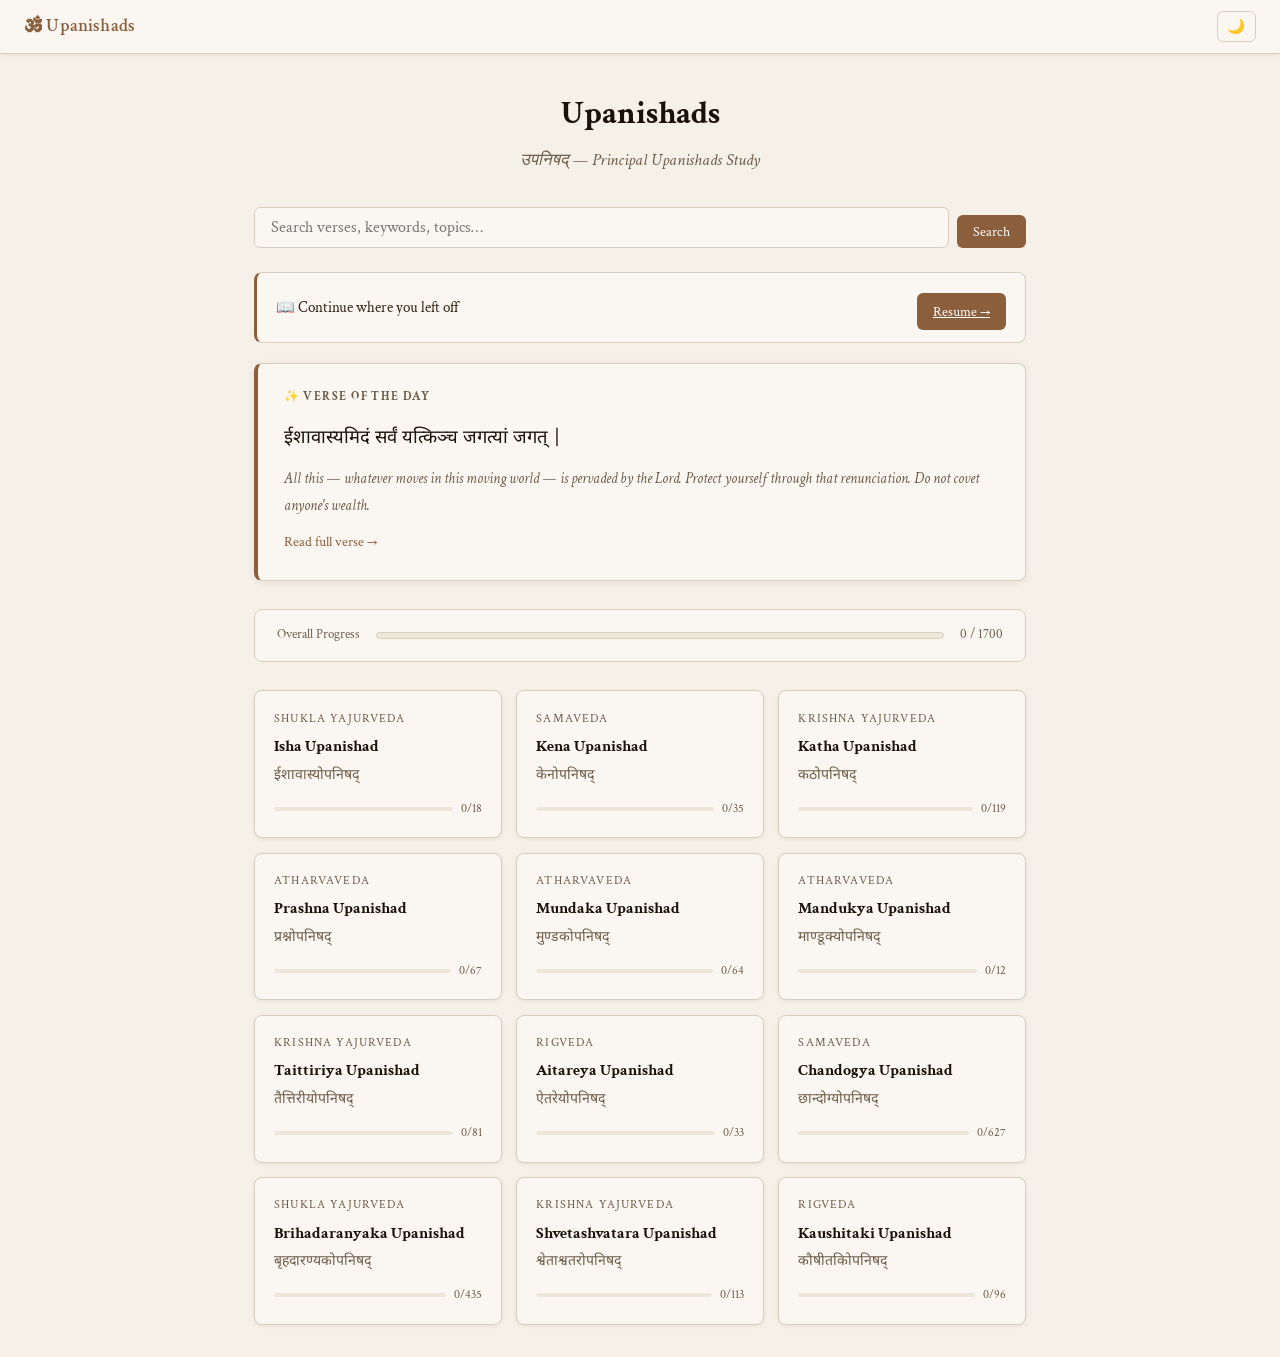
<file: index.html>
<!DOCTYPE html>
<html lang="en">
<head>
  <meta charset="UTF-8">
  <link rel="manifest" href="manifest.json">
  <meta name="viewport" content="width=device-width, initial-scale=1.0">
  <title>Upanishads — Personal Study</title>
  <link rel="preconnect" href="https://fonts.googleapis.com">
  <link href="https://fonts.googleapis.com/css2?family=Crimson+Text:ital,wght@0,400;0,600;1,400&family=Noto+Sans+Devanagari:wght@400;600&display=swap" rel="stylesheet">
  <link rel="stylesheet" href="css/style.css">
</head>
<body>
  <div id="reading-progress"></div>
  <header>
    <a href="index.html" class="site-title">🕉 Upanishads</a>
    <div class="header-controls">
      <button id="theme-toggle" class="btn-icon" title="Toggle theme">🌙</button>
    </div>
  </header>
  <main>
    <div class="page-title">
      <h1>Upanishads</h1>
      <p class="subtitle">उपनिषद् — Principal Upanishads Study</p>
    </div>

    <div class="search-bar">
      <input type="text" id="search-input" class="search-input" placeholder="Search verses, keywords, topics…">
      <button id="search-btn" class="notes-save-btn">Search</button>
    </div>
    <div id="search-results"></div>

    <div id="resume-banner" style="display:none;margin-bottom:1.2rem;padding:.75rem 1.2rem;background:var(--bg-card);border:1px solid var(--border);border-left:3px solid var(--saffron);border-radius:8px;display:flex;align-items:center;justify-content:space-between;gap:1rem">
      <span style="font-size:15px;color:var(--text-body)">📖 Continue where you left off</span>
      <a id="resume-link" href="#" class="notes-save-btn" style="white-space:nowrap">Resume →</a>
    </div>

    <div class="daily-shloka" id="daily-verse">
      <h2>✨ Verse of the Day</h2>
      <div class="sanskrit-text" id="daily-sanskrit">Loading…</div>
      <div class="translation" id="daily-translation"></div>
      <a id="daily-link" href="#">Read full verse →</a>
    </div>

    <div class="overall-progress">
      <span class="progress-label">Overall Progress</span>
      <div class="progress-bar-wrap">
        <div class="progress-bar-fill" id="overall-bar" style="width:0%"></div>
      </div>
      <span class="progress-label" id="overall-label">0 / 1479</span>
    </div>

    <div class="chapters-grid" id="upanishads-grid"></div>
  </main>

  <script type="module">
    import { initTheme, initFontScale, initControls, initReadingProgress, fetchUpanishad, getDailyVerseRef } from './js/main.js';
    import { getTotalRead, getUpanishadProgress, getLastVerse } from './js/storage.js';

    initTheme(); initFontScale(); initControls(); initReadingProgress();

    const UPANISHADS = [
      { id:'isha',           name:'Isha Upanishad',           skt:'ईशावास्योपनिषद्',      tradition:'Shukla Yajurveda', total:18 },
      { id:'kena',           name:'Kena Upanishad',           skt:'केनोपनिषद्',            tradition:'Samaveda',         total:35 },
      { id:'katha',          name:'Katha Upanishad',          skt:'कठोपनिषद्',             tradition:'Krishna Yajurveda',total:119 },
      { id:'prashna',        name:'Prashna Upanishad',        skt:'प्रश्नोपनिषद्',         tradition:'Atharvaveda',      total:67 },
      { id:'mundaka',        name:'Mundaka Upanishad',        skt:'मुण्डकोपनिषद्',         tradition:'Atharvaveda',      total:64 },
      { id:'mandukya',       name:'Mandukya Upanishad',       skt:'माण्डूक्योपनिषद्',      tradition:'Atharvaveda',      total:12 },
      { id:'taittiriya',     name:'Taittiriya Upanishad',     skt:'तैत्तिरीयोपनिषद्',      tradition:'Krishna Yajurveda',total:81 },
      { id:'aitareya',       name:'Aitareya Upanishad',       skt:'ऐतरेयोपनिषद्',          tradition:'Rigveda',          total:33 },
      { id:'chandogya',      name:'Chandogya Upanishad',      skt:'छान्दोग्योपनिषद्',       tradition:'Samaveda',         total:627 },
      { id:'brihadaranyaka', name:'Brihadaranyaka Upanishad', skt:'बृहदारण्यकोपनिषद्',     tradition:'Shukla Yajurveda', total:435 },
      { id:'shvetashvatara', name:'Shvetashvatara Upanishad', skt:'श्वेताश्वतरोपनिषद्',    tradition:'Krishna Yajurveda',total:113 },
      { id:'kaushitaki',     name:'Kaushitaki Upanishad',     skt:'कौषीतकिोपनिषद्',        tradition:'Rigveda',          total:96 },
    ];

    const TOTAL = UPANISHADS.reduce((s, u) => s + u.total, 0);

    // Overall progress
    const totalRead = getTotalRead();
    document.getElementById('overall-bar').style.width = (totalRead / TOTAL * 100) + '%';
    document.getElementById('overall-label').textContent = `${totalRead} / ${TOTAL}`;

    // Resume banner
    const last = getLastVerse();
    if (last) {
      const banner = document.getElementById('resume-banner');
      banner.style.display = 'flex';
      const u = UPANISHADS.find(x => x.id === last.uid);
      banner.querySelector('span').textContent = `📖 Resume — ${u ? u.name : last.uid}, Verse ${last.vn}`;
      document.getElementById('resume-link').href = `verse.html?u=${last.uid}&v=${last.vn}`;
    }

    // Grid
    const grid = document.getElementById('upanishads-grid');
    UPANISHADS.forEach(u => {
      const read = getUpanishadProgress(u.id, u.total);
      const pct = Math.round(read / u.total * 100);
      const card = document.createElement('a');
      card.href = `upanishad.html?u=${u.id}`;
      card.className = 'chapter-card';
      card.innerHTML = `
        <div class="chapter-num">${u.tradition}</div>
        <h3>${u.name}</h3>
        <div class="sanskrit-name">${u.skt}</div>
        <div class="ch-progress">
          <div class="ch-progress-bar"><div class="ch-progress-fill" style="width:${pct}%"></div></div>
          <span>${read}/${u.total}</span>
        </div>`;
      grid.appendChild(card);
    });

    // Daily verse
    const { uid, vn } = getDailyVerseRef(UPANISHADS);
    fetchUpanishad(uid).then(data => {
      const v = data.verses.find(x => x.verse_number === vn) || data.verses[0];
      document.getElementById('daily-sanskrit').textContent = v.sanskrit.split('\n')[0];
      document.getElementById('daily-translation').textContent = v.english_translation;
      document.getElementById('daily-link').href = `verse.html?u=${uid}&v=${v.verse_number}`;
    }).catch(() => {
      document.getElementById('daily-sanskrit').textContent = 'Data not yet loaded.';
    });

    // Search
    async function doSearch() {
      const q = document.getElementById('search-input').value.trim().toLowerCase();
      const container = document.getElementById('search-results');
      if (!q) { container.innerHTML = ''; return; }
      container.innerHTML = '<p style="color:var(--text-muted);padding:0.5rem 0">Searching…</p>';
      const results = [];
      for (const u of UPANISHADS) {
        try {
          const data = await fetchUpanishad(u.id);
          for (const v of data.verses) {
            if ((v.english_translation||'').toLowerCase().includes(q) ||
                (v.sanskrit||'').includes(q) ||
                (v.tags||[]).some(t => t.toLowerCase().includes(q))) {
              results.push({ ...v, upanishad_name: u.name });
              if (results.length >= 20) break;
            }
          }
        } catch {}
        if (results.length >= 20) break;
      }
      if (!results.length) { container.innerHTML = '<p style="color:var(--text-muted);padding:0.5rem 0">No results found.</p>'; return; }
      container.innerHTML = results.map(v => `
        <a href="verse.html?u=${v.upanishad}&v=${v.verse_number}" class="shloka-item" style="margin-bottom:0.5rem;display:flex">
          <span class="shloka-num">${v.upanishad_name} ${v.verse_number}</span>
          <span class="shloka-preview">${v.english_translation}</span>
        </a>`).join('');
    }
    document.getElementById('search-btn').addEventListener('click', doSearch);
    document.getElementById('search-input').addEventListener('keydown', e => { if (e.key === 'Enter') doSearch(); });
    document.getElementById('search-input').addEventListener('input', e => { if (!e.target.value.trim()) document.getElementById('search-results').innerHTML = ''; });
  </script>
  <script>if("serviceWorker"in navigator)navigator.serviceWorker.register("sw.js");</script>
</body>
</html>
</file>
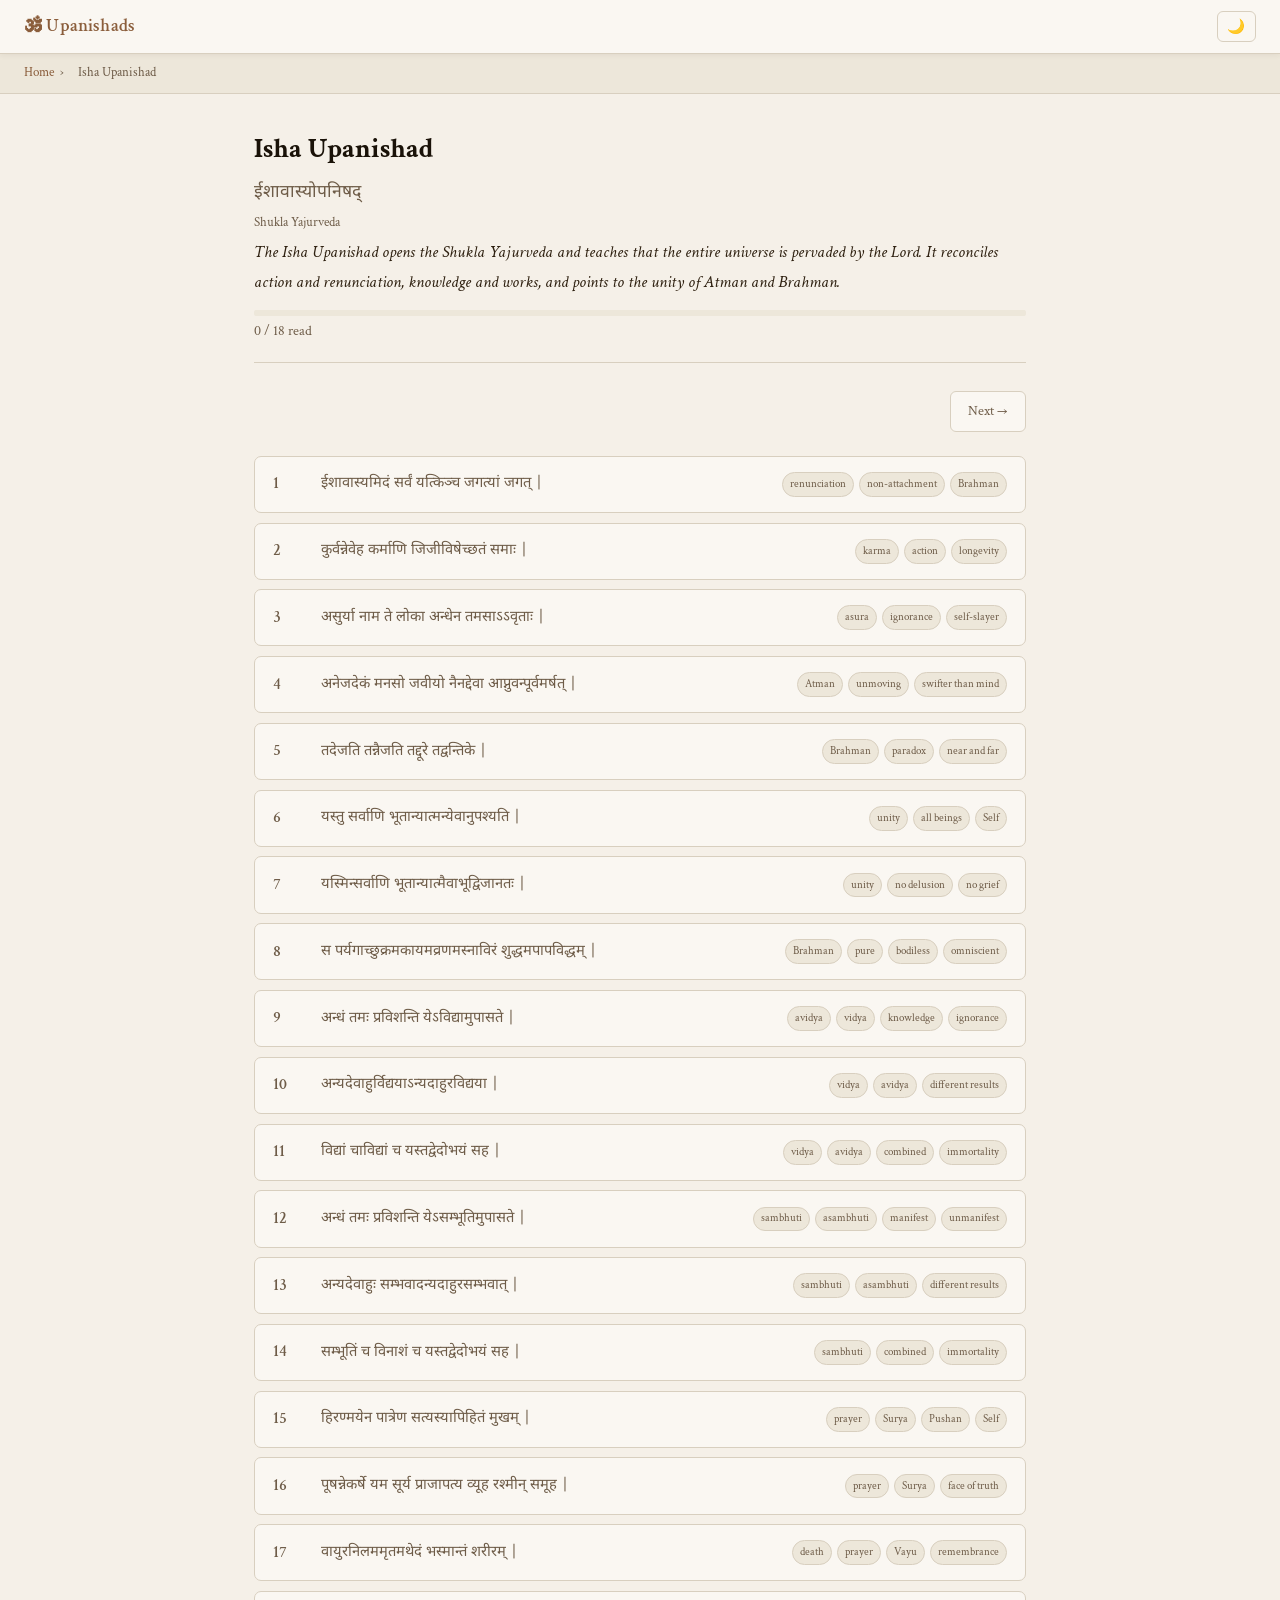
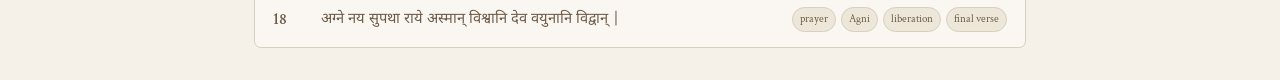
<file: upanishad.html>
<!DOCTYPE html>
<html lang="en">
<head>
  <meta charset="UTF-8">
  <link rel="manifest" href="manifest.json">
  <meta name="viewport" content="width=device-width, initial-scale=1.0">
  <title>Upanishad — Study</title>
  <link rel="preconnect" href="https://fonts.googleapis.com">
  <link href="https://fonts.googleapis.com/css2?family=Crimson+Text:ital,wght@0,400;0,600;1,400&family=Noto+Sans+Devanagari:wght@400;600&display=swap" rel="stylesheet">
  <link rel="stylesheet" href="css/style.css">
</head>
<body>
  <div id="reading-progress"></div>
  <header>
    <a href="index.html" class="site-title">🕉 Upanishads</a>
    <div class="header-controls">
      <button id="theme-toggle" class="btn-icon">🌙</button>
    </div>
  </header>
  <nav class="breadcrumb">
    <a href="index.html">Home</a><span>›</span>
    <span id="bc-upanishad">Upanishad</span>
  </nav>
  <main>
    <div class="chapter-header" id="upanishad-header">
      <div style="color:var(--text-muted)">Loading…</div>
    </div>
    <div class="shloka-nav" style="margin-top:0;margin-bottom:1.5rem;padding-top:0;border-top:none">
      <a id="prev-u" href="#" class="nav-btn">← Previous</a>
      <a id="next-u" href="#" class="nav-btn">Next →</a>
    </div>
    <div class="shloka-list" id="verse-list"></div>
  </main>

  <script type="module">
    import { initTheme, initFontScale, initControls, initReadingProgress, fetchUpanishad } from './js/main.js';
    import { isRead, getUpanishadProgress } from './js/storage.js';

    initTheme(); initFontScale(); initControls(); initReadingProgress();

    const ORDER = ['isha','kena','katha','prashna','mundaka','mandukya','taittiriya','aitareya','chandogya','brihadaranyaka','shvetashvatara','kaushitaki'];
    const params = new URLSearchParams(location.search);
    const uid = params.get('u') || 'isha';
    const idx = ORDER.indexOf(uid);

    const prevEl = document.getElementById('prev-u');
    const nextEl = document.getElementById('next-u');
    if (idx <= 0) prevEl.style.visibility = 'hidden';
    else prevEl.href = `upanishad.html?u=${ORDER[idx-1]}`;
    if (idx >= ORDER.length-1) nextEl.style.visibility = 'hidden';
    else nextEl.href = `upanishad.html?u=${ORDER[idx+1]}`;

    fetchUpanishad(uid).then(data => {
      document.title = `${data.name} — Upanishads`;
      document.getElementById('bc-upanishad').textContent = data.name;
      const read = getUpanishadProgress(uid, data.total_verses);
      document.getElementById('upanishad-header').innerHTML = `
        <h1>${data.name}</h1>
        <div class="sanskrit-title">${data.name_sanskrit}</div>
        <div style="font-size:0.82rem;color:var(--text-muted);margin:0.2rem 0">${data.tradition}</div>
        <p>${data.summary}</p>
        <div class="ch-progress" style="margin-top:0.75rem;gap:0.75rem">
          <div class="ch-progress-bar" style="height:6px">
            <div class="ch-progress-fill" style="width:${Math.round(read/data.total_verses*100)}%"></div>
          </div>
          <span style="font-size:0.85rem;color:var(--text-muted)">${read} / ${data.total_verses} read</span>
        </div>`;

      const list = document.getElementById('verse-list');
      data.verses.forEach(v => {
        const item = document.createElement('a');
        item.href = `verse.html?u=${uid}&v=${v.verse_number}`;
        item.className = 'shloka-item' + (isRead(uid, v.verse_number) ? ' read' : '');
        const tags = (v.tags||[]).map(t => `<span class="badge">${t}</span>`).join('');
        item.innerHTML = `
          <span class="shloka-num">${v.verse_number}</span>
          <span class="shloka-preview">${v.sanskrit.split('\n')[0]}</span>
          <span class="shloka-badges">${tags}</span>`;
        list.appendChild(item);
      });

      if (data.total_verses > data.verses.length) {
        list.insertAdjacentHTML('beforeend', `
          <div style="padding:1rem;color:var(--text-muted);font-style:italic;text-align:center;font-size:0.9rem">
            Showing ${data.verses.length} of ${data.total_verses} verses. Full data coming soon.
          </div>`);
      }
    }).catch(() => {
      document.getElementById('upanishad-header').innerHTML = `<p style="color:var(--text-muted)">Data not yet available.</p>`;
    });
  </script>
  <script>if("serviceWorker"in navigator)navigator.serviceWorker.register("sw.js");</script>
</body>
</html>
</file>
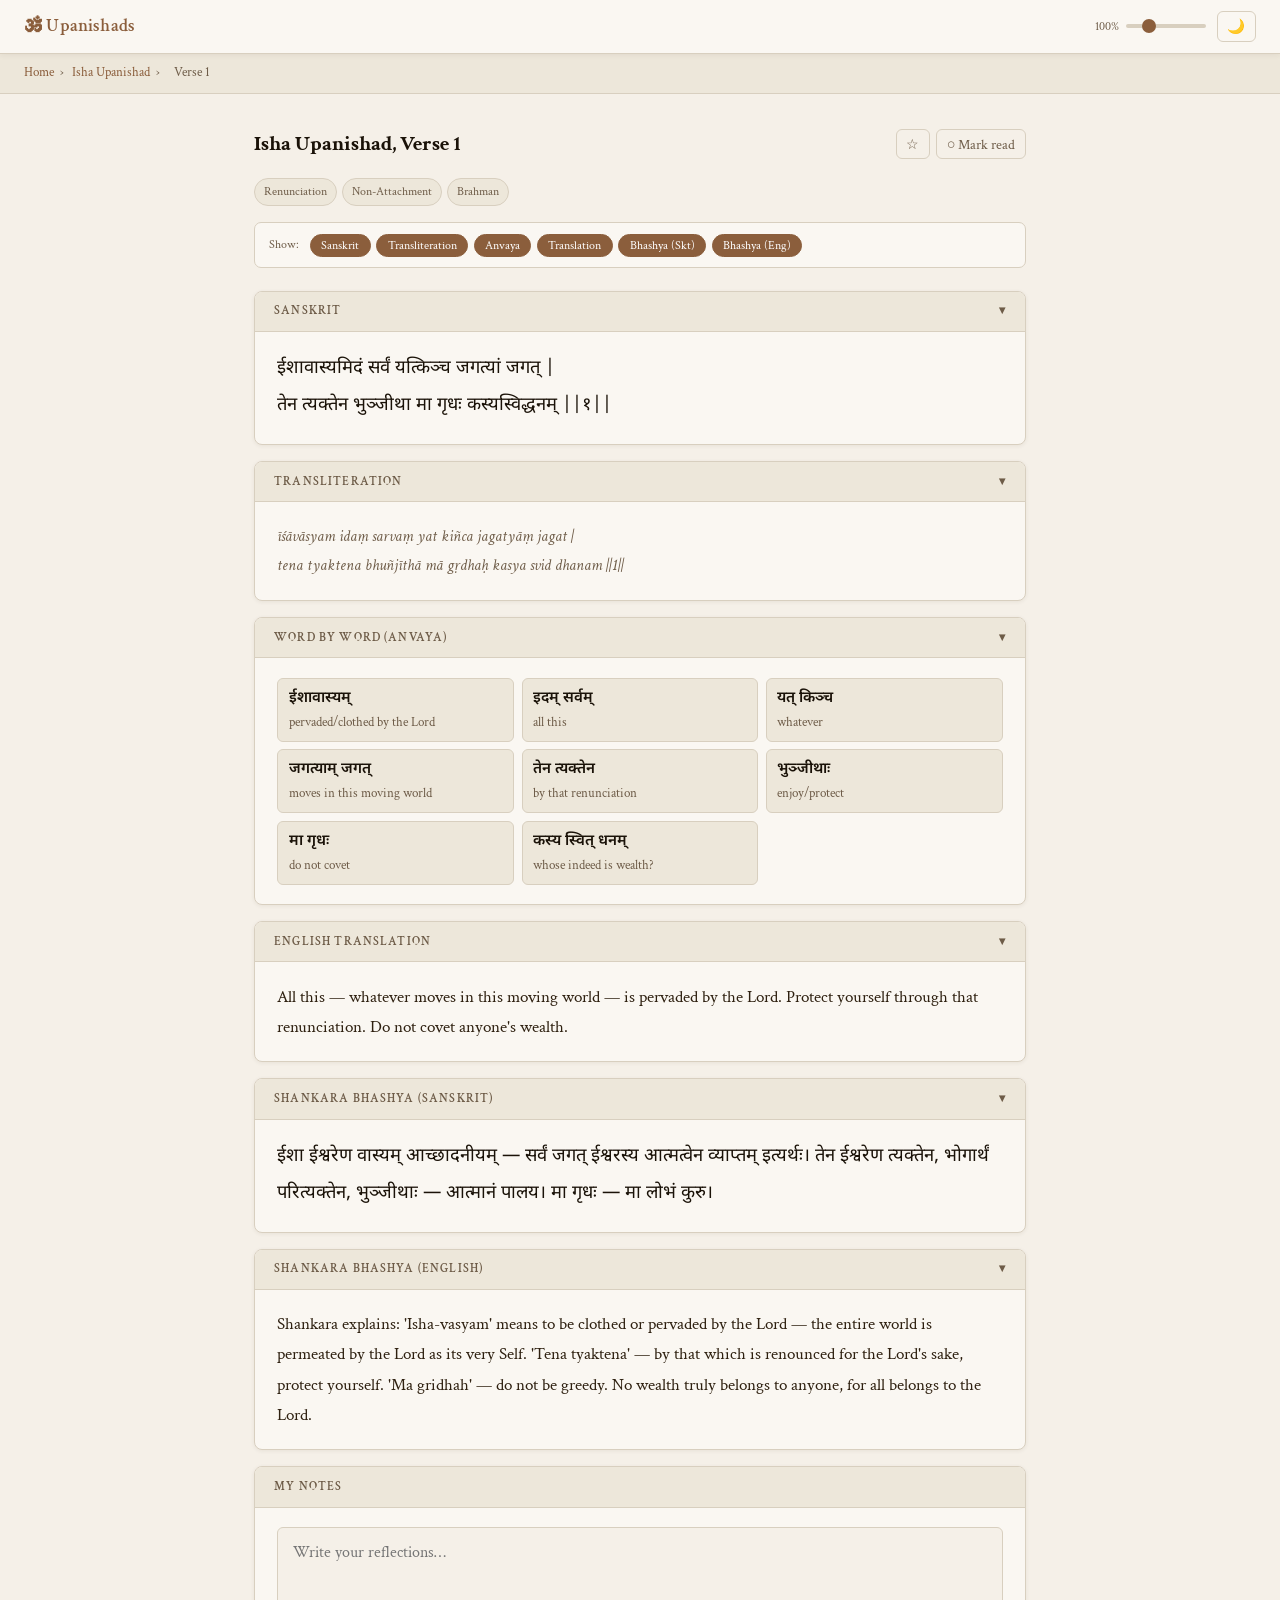
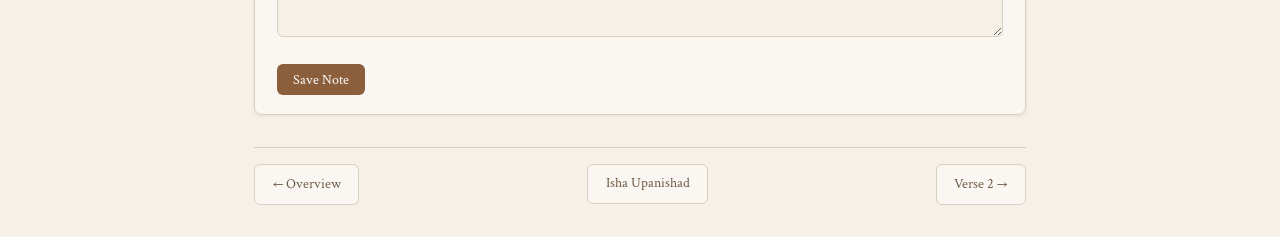
<file: verse.html>
<!DOCTYPE html>
<html lang="en">
<head>
  <meta charset="UTF-8">
  <link rel="manifest" href="manifest.json">
  <meta name="viewport" content="width=device-width, initial-scale=1.0">
  <title>Verse — Upanishads</title>
  <link rel="preconnect" href="https://fonts.googleapis.com">
  <link href="https://fonts.googleapis.com/css2?family=Crimson+Text:ital,wght@0,400;0,600;1,400&family=Noto+Sans+Devanagari:wght@400;600&display=swap" rel="stylesheet">
  <link rel="stylesheet" href="css/style.css">
</head>
<body>
  <div id="reading-progress"></div>
  <header>
    <a href="index.html" class="site-title">🕉 Upanishads</a>
    <div class="header-controls">
      <div class="font-slider-wrap" title="Font size">
        <span class="font-slider-label" id="font-label">100%</span>
        <input type="range" id="font-slider" min="80" max="160" step="5" value="100" class="font-slider">
      </div>
      <button id="theme-toggle" class="btn-icon">🌙</button>
    </div>
  </header>
  <nav class="breadcrumb">
    <a href="index.html">Home</a><span>›</span>
    <a id="bc-upanishad" href="#">Upanishad</a><span>›</span>
    <span id="bc-verse">Verse</span>
  </nav>
  <main id="verse-main">
    <div style="color:var(--text-muted)">Loading…</div>
  </main>

  <script type="module">
    import { initTheme, initFontScale, initControls, initReadingProgress, fetchUpanishad } from './js/main.js';
    import { isBookmarked, toggleBookmark, getNote, saveNote, isRead, markRead, unmarkRead, setLastVerse } from './js/storage.js';

    initTheme(); initFontScale(); initControls(); initReadingProgress();

    const params = new URLSearchParams(location.search);
    const uid = params.get('u') || 'isha';
    const vn = parseInt(params.get('v')) || 1;

    const sections = { sanskrit:true, transliteration:true, anvaya:true, translation:true, bhashya:true, bhashya_en:true };
    const labels = { sanskrit:'Sanskrit', transliteration:'Transliteration', anvaya:'Anvaya', translation:'Translation', bhashya:'Bhashya (Skt)', bhashya_en:'Bhashya (Eng)' };

    fetchUpanishad(uid).then(data => {
      const verse = data.verses.find(v => v.verse_number === vn);
      if (!verse) { document.getElementById('verse-main').innerHTML = '<p>Verse not found in loaded data.</p>'; return; }

      document.title = `${data.name}, Verse ${vn} — Upanishads`;
      document.getElementById('bc-upanishad').href = `upanishad.html?u=${uid}`;
      document.getElementById('bc-upanishad').textContent = data.name;
      document.getElementById('bc-verse').textContent = `Verse ${vn}`;
      setLastVerse(uid, vn);

      const allVn = data.verses.map(v => v.verse_number).sort((a,b)=>a-b);
      const idx = allVn.indexOf(vn);
      const prevVn = idx > 0 ? allVn[idx-1] : null;
      const nextVn = idx < allVn.length-1 ? allVn[idx+1] : null;

      const wordMeanings = (verse.word_meanings||[]).map(w =>
        `<div class="word-item"><div class="word">${w.word}</div><div class="meaning">${w.meaning}</div></div>`
      ).join('');

      const tags = (verse.tags||[]).map(t => `<span class="tag">${t}</span>`).join('');
      const bookmarked = isBookmarked(uid, vn);
      const read = isRead(uid, vn);
      const note = getNote(uid, vn);

      document.getElementById('verse-main').innerHTML = `
        <div class="shloka-page-header">
          <h1>${data.name}, Verse ${vn}</h1>
          <div class="shloka-actions">
            <button id="btn-bookmark" class="btn-icon">${bookmarked ? '🔖' : '☆'}</button>
            <button id="btn-read" class="btn-icon${read ? ' btn-read-active' : ''}">${read ? '✅ Read' : '○ Mark read'}</button>
          </div>
        </div>
        <div class="tags-row">${tags}</div>
        <div class="section-toggles">
          <span style="font-size:0.78rem;color:var(--text-muted);margin-right:0.3rem">Show:</span>
          ${Object.keys(sections).map(k => `<button class="toggle-btn active" data-section="${k}">${labels[k]}</button>`).join('')}
        </div>
        <div class="shloka-section" id="sec-sanskrit">
          <div class="section-header" data-toggle="sanskrit">Sanskrit <span>▾</span></div>
          <div class="section-body"><div class="sanskrit-text">${verse.sanskrit.replace(/\n/g,'<br>')}</div></div>
        </div>
        <div class="shloka-section" id="sec-transliteration">
          <div class="section-header" data-toggle="transliteration">Transliteration <span>▾</span></div>
          <div class="section-body"><div class="transliteration-text">${verse.transliteration.replace(/\n/g,'<br>')}</div></div>
        </div>
        <div class="shloka-section" id="sec-anvaya">
          <div class="section-header" data-toggle="anvaya">Word by Word (Anvaya) <span>▾</span></div>
          <div class="section-body"><div class="word-meanings-grid">${wordMeanings}</div></div>
        </div>
        <div class="shloka-section" id="sec-translation">
          <div class="section-header" data-toggle="translation">English Translation <span>▾</span></div>
          <div class="section-body"><div class="translation-text">${verse.english_translation}</div></div>
        </div>
        <div class="shloka-section" id="sec-bhashya">
          <div class="section-header" data-toggle="bhashya">Shankara Bhashya (Sanskrit) <span>▾</span></div>
          <div class="section-body"><div class="sanskrit-text shankara-text">${verse.shankara_bhashya_sanskrit}</div></div>
        </div>
        <div class="shloka-section" id="sec-bhashya_en">
          <div class="section-header" data-toggle="bhashya_en">Shankara Bhashya (English) <span>▾</span></div>
          <div class="section-body"><div class="translation-text shankara-text">${verse.shankara_bhashya_english}</div></div>
        </div>
        <div class="shloka-section">
          <div class="section-header">My Notes</div>
          <div class="section-body">
            <textarea id="notes-area" class="notes-textarea" placeholder="Write your reflections…">${note}</textarea>
            <div style="display:flex;align-items:center;gap:0.5rem;margin-top:0.5rem">
              <button id="save-note" class="notes-save-btn">Save Note</button>
              <span id="note-saved" class="notes-saved" style="display:none">✓ Saved</span>
            </div>
          </div>
        </div>
        <div class="shloka-nav">
          ${prevVn ? `<a href="verse.html?u=${uid}&v=${prevVn}" class="nav-btn">← Verse ${prevVn}</a>` : `<a href="upanishad.html?u=${uid}" class="nav-btn">← Overview</a>`}
          <a href="upanishad.html?u=${uid}" class="nav-btn" style="font-size:0.85rem">${data.name}</a>
          ${nextVn ? `<a href="verse.html?u=${uid}&v=${nextVn}" class="nav-btn">Verse ${nextVn} →</a>` : `<a href="index.html" class="nav-btn">Home →</a>`}
        </div>`;

      document.getElementById('btn-bookmark').addEventListener('click', function() {
        const added = toggleBookmark(uid, vn, verse.sanskrit.split('\n')[0]);
        this.textContent = added ? '🔖' : '☆';
      });

      let readState = read;
      document.getElementById('btn-read').addEventListener('click', function() {
        readState = !readState;
        if (readState) markRead(uid, vn); else unmarkRead(uid, vn);
        this.textContent = readState ? '✅ Read' : '○ Mark read';
        this.classList.toggle('btn-read-active', readState);
      });

      document.getElementById('save-note').addEventListener('click', () => {
        saveNote(uid, vn, document.getElementById('notes-area').value);
        const s = document.getElementById('note-saved');
        s.style.display = 'inline';
        setTimeout(() => s.style.display = 'none', 2000);
      });

      document.querySelectorAll('.toggle-btn').forEach(btn => {
        btn.addEventListener('click', function() {
          const key = this.dataset.section;
          sections[key] = !sections[key];
          this.classList.toggle('active', sections[key]);
          const sec = document.getElementById(`sec-${key}`);
          if (sec) sec.style.display = sections[key] ? '' : 'none';
        });
      });

      document.querySelectorAll('.section-header[data-toggle]').forEach(hdr => {
        hdr.addEventListener('click', function() {
          const body = this.nextElementSibling;
          const open = body.style.display !== 'none';
          body.style.display = open ? 'none' : '';
          this.querySelector('span').textContent = open ? '▸' : '▾';
        });
      });
    }).catch(err => {
      document.getElementById('verse-main').innerHTML = `<p style="color:var(--text-muted)">Could not load verse. ${err.message}</p>`;
    });
  </script>
  <script>if("serviceWorker"in navigator)navigator.serviceWorker.register("sw.js");</script>
</body>
</html>
</file>
<file: css/style.css>
/* ── Tokens ─────────────────────────────────────────────── */
:root {
  /* Aged-paper book palette — quiet, ink on parchment */
  --bg:           #F5F0E8;   /* parchment */
  --bg-card:      #FAF7F2;   /* slightly lighter */
  --bg-subtle:    #EDE7DA;   /* section tints */
  --border:       #D8CFBF;
  --saffron:      #8B5E3C;   /* muted warm brown — used sparingly */
  --saffron-light:#A67550;
  --text-primary: #1A1208;   /* deep ink */
  --text-body:    #2E2010;   /* body reading text */
  --text-muted:   #6E5C48;
  --shadow:       rgba(60,40,15,0.07);
  --font-scale:   1;
}

[data-theme="dark"] {
  --bg:           #1A1510;   /* dark sepia */
  --bg-card:      #201A12;
  --bg-subtle:    #28200F;
  --border:       #38301F;
  --saffron:      #C4956A;   /* warm tan — readable, not glowing */
  --saffron-light:#D4A87A;
  --text-primary: #EDE5D5;
  --text-body:    #D5C9B5;
  --text-muted:   #8A7A62;
  --shadow:       rgba(0,0,0,0.30);
}

/* ── Reset ───────────────────────────────────────────────── */
*, *::before, *::after { box-sizing: border-box; margin: 0; padding: 0; }

body {
  font-family: 'Crimson Text', Georgia, serif;
  background: var(--bg);
  color: var(--text-body);
  font-size: calc(17px * var(--font-scale));
  line-height: 1.75;
  transition: background 0.3s, color 0.3s;
}

/* ── Reading progress bar ────────────────────────────────── */
#reading-progress {
  position: fixed; top: 0; left: 0;
  height: 3px; width: 0%;
  background: var(--saffron);
  z-index: 1000;
  transition: width 0.15s;
}

/* ── Header ──────────────────────────────────────────────── */
header {
  background: var(--bg-card);
  border-bottom: 1px solid var(--border);
  padding: 0.65rem 1.5rem;
  display: flex;
  align-items: center;
  justify-content: space-between;
  position: sticky; top: 0; z-index: 100;
  box-shadow: 0 1px 6px var(--shadow);
}

.site-title {
  font-size: 1.15rem;
  color: var(--saffron);
  font-weight: 600;
  text-decoration: none;
  letter-spacing: 0.01em;
}

.header-controls { display: flex; gap: 0.4rem; align-items: center; }

.btn-icon {
  background: none;
  border: 1px solid var(--border);
  border-radius: 6px;
  padding: 0.3rem 0.6rem;
  cursor: pointer;
  color: var(--text-muted);
  font-size: 0.9rem;
  font-family: inherit;
  transition: all 0.15s;
  text-decoration: none;
  display: inline-flex;
  align-items: center;
  gap: 0.25rem;
}
.btn-icon:hover { border-color: var(--saffron); color: var(--saffron); background: var(--bg-subtle); }
.btn-read-active { border-color: var(--saffron) !important; color: var(--saffron) !important; }

/* ── Breadcrumb ──────────────────────────────────────────── */
.breadcrumb {
  padding: 0.5rem 1.5rem;
  font-size: 0.82rem;
  color: var(--text-muted);
  background: var(--bg-subtle);
  border-bottom: 1px solid var(--border);
}
.breadcrumb a { color: var(--saffron); text-decoration: none; }
.breadcrumb a:hover { text-decoration: underline; }
.breadcrumb span { margin: 0 0.35rem; }

/* ── Main container ──────────────────────────────────────── */
main { max-width: 820px; margin: 0 auto; padding: 2rem 1.5rem; }

/* ── Page title ──────────────────────────────────────────── */
.page-title { text-align: center; margin-bottom: 2rem; }
.page-title h1 { font-size: 2rem; color: var(--text-primary); margin-bottom: 0.25rem; }
.page-title .subtitle { font-size: 1.05rem; color: var(--text-muted); font-style: italic; }

/* ── Progress bar (inline) ───────────────────────────────── */
.progress-bar-wrap {
  flex: 1;
  background: var(--bg-subtle);
  border-radius: 4px;
  height: 7px;
  overflow: hidden;
  border: 1px solid var(--border);
}
.progress-bar-fill {
  height: 100%;
  background: var(--saffron);
  border-radius: 4px;
  transition: width 0.4s;
}
.progress-label { font-size: 0.82rem; color: var(--text-muted); white-space: nowrap; }

/* ── Daily shloka ────────────────────────────────────────── */
.daily-shloka {
  background: var(--bg-card);
  border: 1px solid var(--border);
  border-left: 4px solid var(--saffron);
  border-radius: 8px;
  padding: 1.4rem 1.6rem;
  margin-bottom: 1.75rem;
  box-shadow: 0 2px 8px var(--shadow);
}
.daily-shloka h2 {
  font-size: 0.75rem;
  text-transform: uppercase;
  letter-spacing: 0.12em;
  color: var(--text-muted);
  margin-bottom: 0.9rem;
}
.daily-shloka .sanskrit-text { font-size: 1.15rem; margin-bottom: 0.5rem; }
.daily-shloka .translation { color: var(--text-muted); font-style: italic; font-size: 0.95rem; }
.daily-shloka a { display: inline-block; margin-top: 0.7rem; color: var(--saffron); font-size: 0.88rem; text-decoration: none; }
.daily-shloka a:hover { text-decoration: underline; }

/* ── Overall progress strip ──────────────────────────────── */
.overall-progress {
  background: var(--bg-card);
  border: 1px solid var(--border);
  border-radius: 8px;
  padding: 0.9rem 1.4rem;
  margin-bottom: 1.75rem;
  display: flex;
  align-items: center;
  gap: 1rem;
}

/* ── Chapter grid ────────────────────────────────────────── */
.chapters-grid {
  display: grid;
  grid-template-columns: repeat(auto-fill, minmax(230px, 1fr));
  gap: 0.9rem;
}
.chapter-card {
  background: var(--bg-card);
  border: 1px solid var(--border);
  border-radius: 8px;
  padding: 1.1rem 1.2rem;
  text-decoration: none;
  color: inherit;
  transition: border-color 0.15s, box-shadow 0.15s, transform 0.15s;
  box-shadow: 0 1px 4px var(--shadow);
}
.chapter-card:hover {
  border-color: var(--saffron);
  box-shadow: 0 3px 10px var(--shadow);
  transform: translateY(-1px);
}
.chapter-card .chapter-num {
  font-size: 0.72rem;
  color: var(--text-muted);
  text-transform: uppercase;
  letter-spacing: 0.1em;
  margin-bottom: 0.25rem;
}
.chapter-card h3 { font-size: 1rem; color: var(--text-primary); margin-bottom: 0.15rem; }
.chapter-card .sanskrit-name {
  font-family: 'Noto Sans Devanagari', serif;
  font-size: 0.88rem;
  color: var(--text-muted);
  margin-bottom: 0.6rem;
}
.chapter-card .ch-progress { font-size: 0.78rem; color: var(--text-muted); display: flex; align-items: center; gap: 0.5rem; }
.ch-progress-bar { flex: 1; height: 4px; background: var(--bg-subtle); border-radius: 2px; overflow: hidden; }
.ch-progress-fill { height: 100%; background: var(--saffron-light); border-radius: 2px; }

/* ── Chapter page ────────────────────────────────────────── */
.chapter-header { margin-bottom: 1.75rem; padding-bottom: 1rem; border-bottom: 1px solid var(--border); }
.chapter-header h1 { font-size: 1.7rem; color: var(--text-primary); }
.chapter-header .sanskrit-title {
  font-family: 'Noto Sans Devanagari', serif;
  font-size: 1.1rem;
  color: var(--text-muted);
  margin: 0.25rem 0;
}
.chapter-header p { color: var(--text-body); font-style: italic; }

.shloka-list { display: flex; flex-direction: column; gap: 0.6rem; }
.shloka-item {
  background: var(--bg-card);
  border: 1px solid var(--border);
  border-radius: 7px;
  padding: 0.85rem 1.1rem;
  text-decoration: none;
  color: inherit;
  display: flex;
  align-items: center;
  gap: 1rem;
  transition: border-color 0.15s, box-shadow 0.15s;
}
.shloka-item:hover { border-color: var(--saffron); box-shadow: 0 2px 8px var(--shadow); }
.shloka-item.read { border-left: 3px solid var(--saffron); }
.shloka-num { font-size: 1rem; font-weight: 600; color: var(--text-muted); min-width: 2rem; }
.shloka-preview {
  flex: 1;
  font-family: 'Noto Sans Devanagari', serif;
  font-size: 0.92rem;
  color: var(--text-muted);
  white-space: nowrap;
  overflow: hidden;
  text-overflow: ellipsis;
}
.shloka-badges { display: flex; gap: 0.3rem; flex-wrap: wrap; }
.badge {
  font-size: 0.68rem;
  padding: 0.12rem 0.45rem;
  border-radius: 20px;
  background: var(--bg-subtle);
  color: var(--text-muted);
  border: 1px solid var(--border);
}
.badge.bookmarked { background: var(--bg-subtle); color: var(--text-muted); border-color: var(--border); }
[data-theme="dark"] .badge.bookmarked { background: var(--bg-subtle); color: var(--text-muted); border-color: var(--border); }

/* ── Shloka page ─────────────────────────────────────────── */
.shloka-page-header {
  display: flex;
  align-items: center;
  justify-content: space-between;
  margin-bottom: 1rem;
  flex-wrap: wrap;
  gap: 0.5rem;
}
.shloka-page-header h1 { font-size: 1.3rem; color: var(--text-primary); }
.shloka-actions { display: flex; gap: 0.4rem; }

/* Section toggles */
.section-toggles {
  display: flex;
  gap: 0.35rem;
  flex-wrap: wrap;
  margin-bottom: 1.4rem;
  padding: 0.65rem 0.9rem;
  background: var(--bg-card);
  border: 1px solid var(--border);
  border-radius: 7px;
}
.toggle-btn {
  font-size: 0.75rem;
  padding: 0.2rem 0.65rem;
  border-radius: 20px;
  border: 1px solid var(--border);
  background: var(--bg-subtle);
  color: var(--text-muted);
  cursor: pointer;
  font-family: inherit;
  transition: all 0.15s;
}
.toggle-btn.active { background: var(--saffron); color: #fff; border-color: var(--saffron); }

/* Shloka sections — paper card feel */
.shloka-section {
  background: var(--bg-card);
  border: 1px solid var(--border);
  border-radius: 8px;
  margin-bottom: 1rem;
  overflow: hidden;
  box-shadow: 0 1px 4px var(--shadow);
}
.section-header {
  padding: 0.6rem 1.2rem;
  background: var(--bg-subtle);
  border-bottom: 1px solid var(--border);
  font-size: 0.72rem;
  text-transform: uppercase;
  letter-spacing: 0.1em;
  color: var(--text-muted);
  font-weight: 600;
  cursor: pointer;
  display: flex;
  justify-content: space-between;
  align-items: center;
  user-select: none;
  transition: background 0.15s;
}
.section-header:hover { background: var(--border); }
.section-body { padding: 1.2rem 1.4rem; }

/* Text styles */
.sanskrit-text {
  font-family: 'Noto Sans Devanagari', serif;
  font-size: calc(1.15rem * var(--font-scale));
  line-height: 2;
  color: var(--text-primary);
}
.transliteration-text {
  font-style: italic;
  color: var(--text-muted);
  font-size: calc(1rem * var(--font-scale));
  line-height: 1.85;
}
.translation-text {
  font-size: calc(1.05rem * var(--font-scale));
  color: var(--text-body);
  line-height: 1.8;
}

/* Word meanings */
.word-meanings-grid {
  display: grid;
  grid-template-columns: repeat(auto-fill, minmax(190px, 1fr));
  gap: 0.45rem;
}
.word-item {
  padding: 0.4rem 0.65rem;
  background: var(--bg-subtle);
  border-radius: 6px;
  border: 1px solid var(--border);
}
.word-item .word {
  font-family: 'Noto Sans Devanagari', serif;
  font-size: 0.95rem;
  color: var(--text-primary);
  font-weight: 600;
}
.word-item .meaning { font-size: 0.82rem; color: var(--text-muted); }

/* Tags */
.tags-row { display: flex; gap: 0.35rem; flex-wrap: wrap; margin-bottom: 1rem; }
.tag {
  font-size: 0.72rem;
  padding: 0.18rem 0.55rem;
  border-radius: 20px;
  background: var(--bg-subtle);
  color: var(--text-muted);
  border: 1px solid var(--border);
  text-transform: capitalize;
}

/* Notes */
.notes-textarea {
  width: 100%;
  min-height: 110px;
  padding: 0.7rem 0.9rem;
  border: 1px solid var(--border);
  border-radius: 6px;
  background: var(--bg);
  color: var(--text-body);
  font-family: 'Crimson Text', Georgia, serif;
  font-size: calc(1rem * var(--font-scale));
  resize: vertical;
  transition: border-color 0.15s;
  line-height: 1.7;
}
.notes-textarea:focus { outline: none; border-color: var(--saffron); }
.notes-save-btn {
  margin-top: 0.5rem;
  padding: 0.38rem 1rem;
  background: var(--saffron);
  color: #fff;
  border: none;
  border-radius: 6px;
  cursor: pointer;
  font-family: inherit;
  font-size: 0.9rem;
  transition: opacity 0.15s;
}
.notes-save-btn:hover { opacity: 0.85; }
.notes-saved { color: var(--saffron); font-size: 0.82rem; margin-left: 0.5rem; }

/* Navigation */
.shloka-nav {
  display: flex;
  justify-content: space-between;
  align-items: center;
  margin-top: 2rem;
  padding-top: 1rem;
  border-top: 1px solid var(--border);
  flex-wrap: wrap;
  gap: 0.5rem;
}
.nav-btn {
  padding: 0.45rem 1.1rem;
  background: var(--bg-card);
  border: 1px solid var(--border);
  border-radius: 6px;
  color: var(--text-muted);
  text-decoration: none;
  font-size: 0.88rem;
  font-family: inherit;
  transition: all 0.15s;
  cursor: pointer;
}
.nav-btn:hover { border-color: var(--saffron); color: var(--saffron); }

/* Font size slider */
.font-slider-wrap {
  display: flex;
  align-items: center;
  gap: 0.4rem;
  padding: 0 0.3rem;
}
.font-slider-label {
  font-size: 0.75rem;
  color: var(--text-muted);
  min-width: 2.8rem;
  text-align: right;
  font-family: inherit;
}
.font-slider {
  -webkit-appearance: none;
  appearance: none;
  width: 80px;
  height: 4px;
  border-radius: 2px;
  background: var(--border);
  outline: none;
  cursor: pointer;
}
.font-slider::-webkit-slider-thumb {
  -webkit-appearance: none;
  width: 14px; height: 14px;
  border-radius: 50%;
  background: var(--saffron);
  cursor: pointer;
  transition: transform 0.15s;
}
.font-slider::-webkit-slider-thumb:hover { transform: scale(1.2); }
.font-slider::-moz-range-thumb {
  width: 14px; height: 14px;
  border-radius: 50%;
  background: var(--saffron);
  border: none;
  cursor: pointer;
}

/* Search */
.search-bar { display: flex; gap: 0.5rem; margin-bottom: 1.5rem; }
.search-input {
  flex: 1;
  padding: 0.55rem 1rem;
  border: 1px solid var(--border);
  border-radius: 6px;
  background: var(--bg-card);
  color: var(--text-body);
  font-family: 'Crimson Text', Georgia, serif;
  font-size: 1rem;
  transition: border-color 0.15s;
}
.search-input:focus { outline: none; border-color: var(--saffron); }

/* Bookmarks */
.bookmarks-list { display: flex; flex-direction: column; gap: 0.7rem; }
.bookmark-card {
  background: var(--bg-card);
  border: 1px solid var(--border);
  border-radius: 8px;
  padding: 1rem 1.2rem;
  text-decoration: none;
  color: inherit;
  transition: border-color 0.15s;
}
.bookmark-card:hover { border-color: var(--saffron); }
.bookmark-card .ref { font-size: 0.78rem; color: var(--text-muted); margin-bottom: 0.35rem; }

/* Progress page */
.stats-grid {
  display: grid;
  grid-template-columns: repeat(auto-fill, minmax(150px, 1fr));
  gap: 0.9rem;
  margin-bottom: 2rem;
}
.stat-card {
  background: var(--bg-card);
  border: 1px solid var(--border);
  border-radius: 8px;
  padding: 1.1rem;
  text-align: center;
  box-shadow: 0 1px 4px var(--shadow);
}
.stat-card .stat-value { font-size: 1.9rem; font-weight: 700; color: var(--text-primary); }
.stat-card .stat-label { font-size: 0.82rem; color: var(--text-muted); margin-top: 0.2rem; }

.chapter-progress-list { display: flex; flex-direction: column; gap: 0.65rem; }
.ch-progress-item {
  background: var(--bg-card);
  border: 1px solid var(--border);
  border-radius: 7px;
  padding: 0.85rem 1.2rem;
}
.ch-progress-item .ch-name {
  font-size: 0.92rem;
  color: var(--text-body);
  margin-bottom: 0.4rem;
  display: flex;
  justify-content: space-between;
}
.ch-progress-item .ch-name span { color: var(--text-muted); font-size: 0.82rem; }

/* Responsive */
@media (max-width: 600px) {
  main { padding: 1rem; }
  header { padding: 0.55rem 1rem; }
  .chapters-grid { grid-template-columns: 1fr 1fr; }
  .word-meanings-grid { grid-template-columns: 1fr 1fr; }
  .shloka-page-header { flex-direction: column; align-items: flex-start; }
  .stats-grid { grid-template-columns: 1fr 1fr; }
}
@media (max-width: 380px) {
  .chapters-grid { grid-template-columns: 1fr; }
}
</file>
